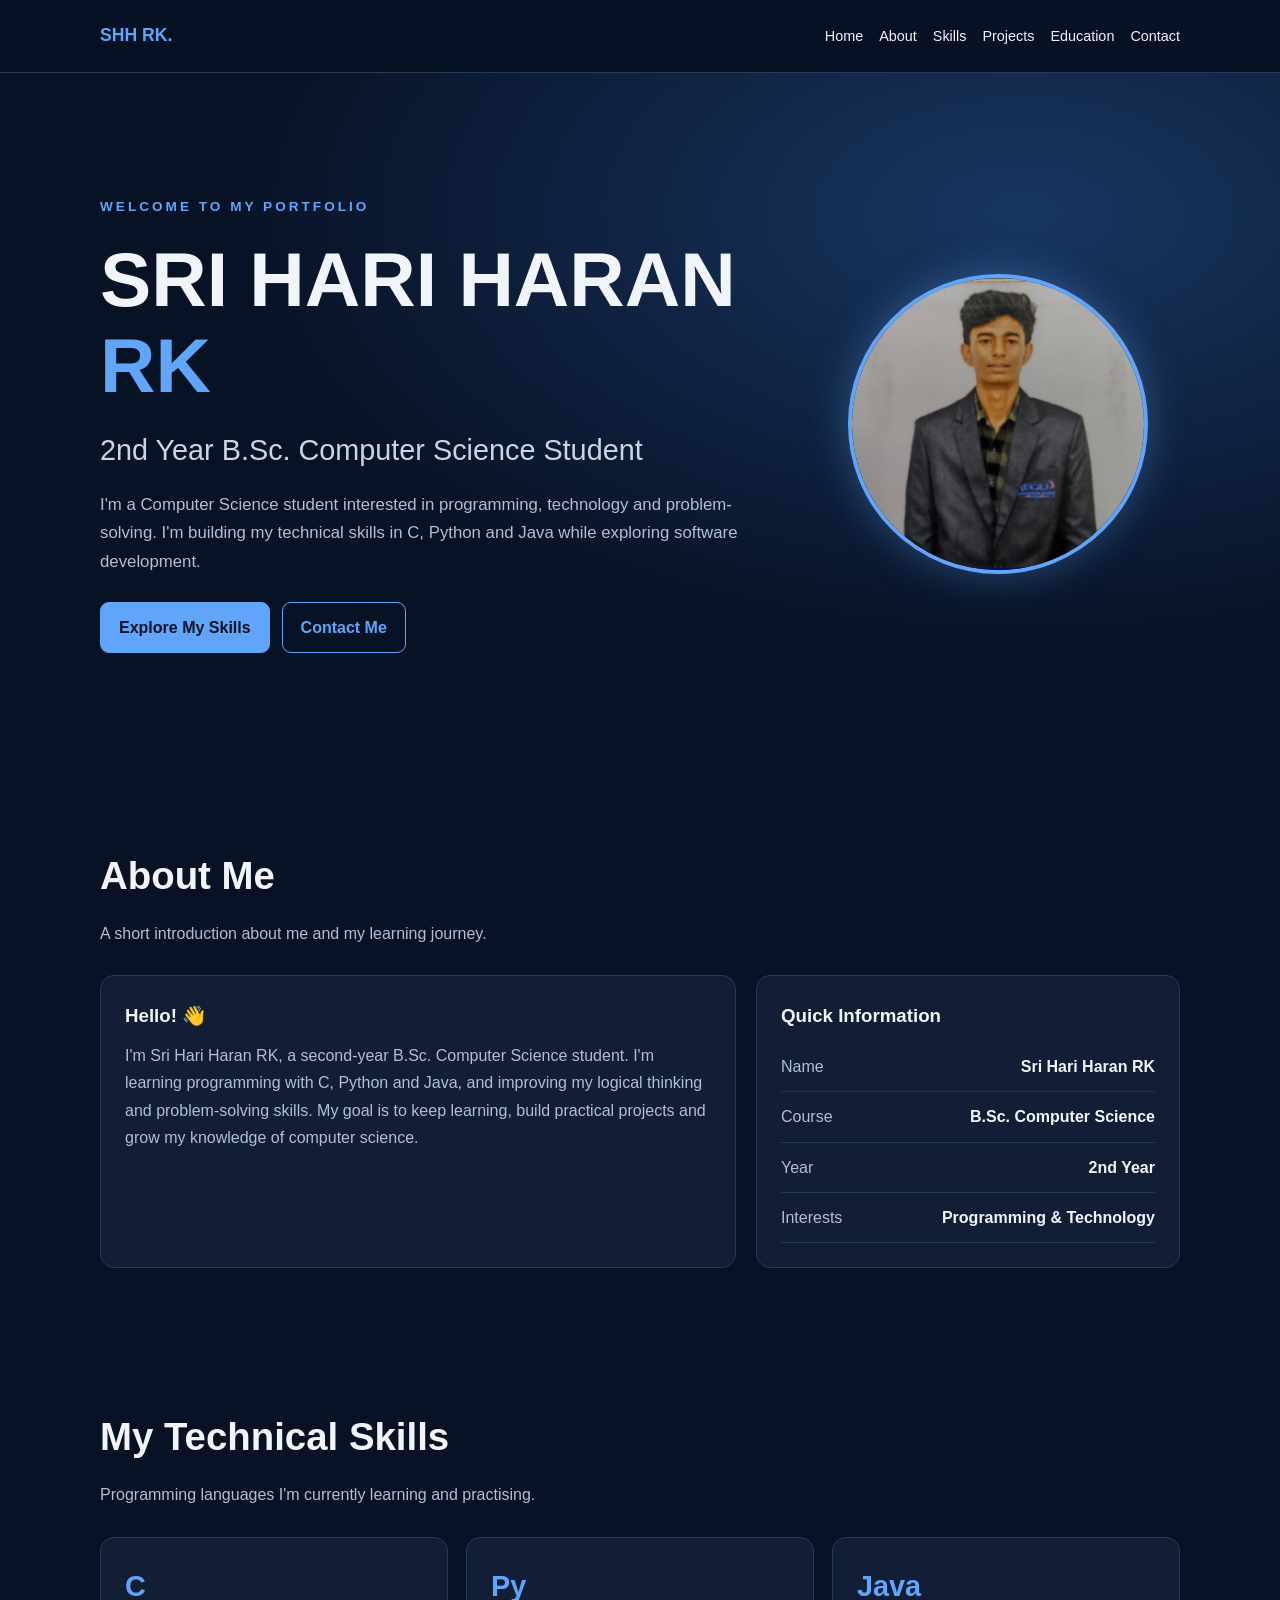
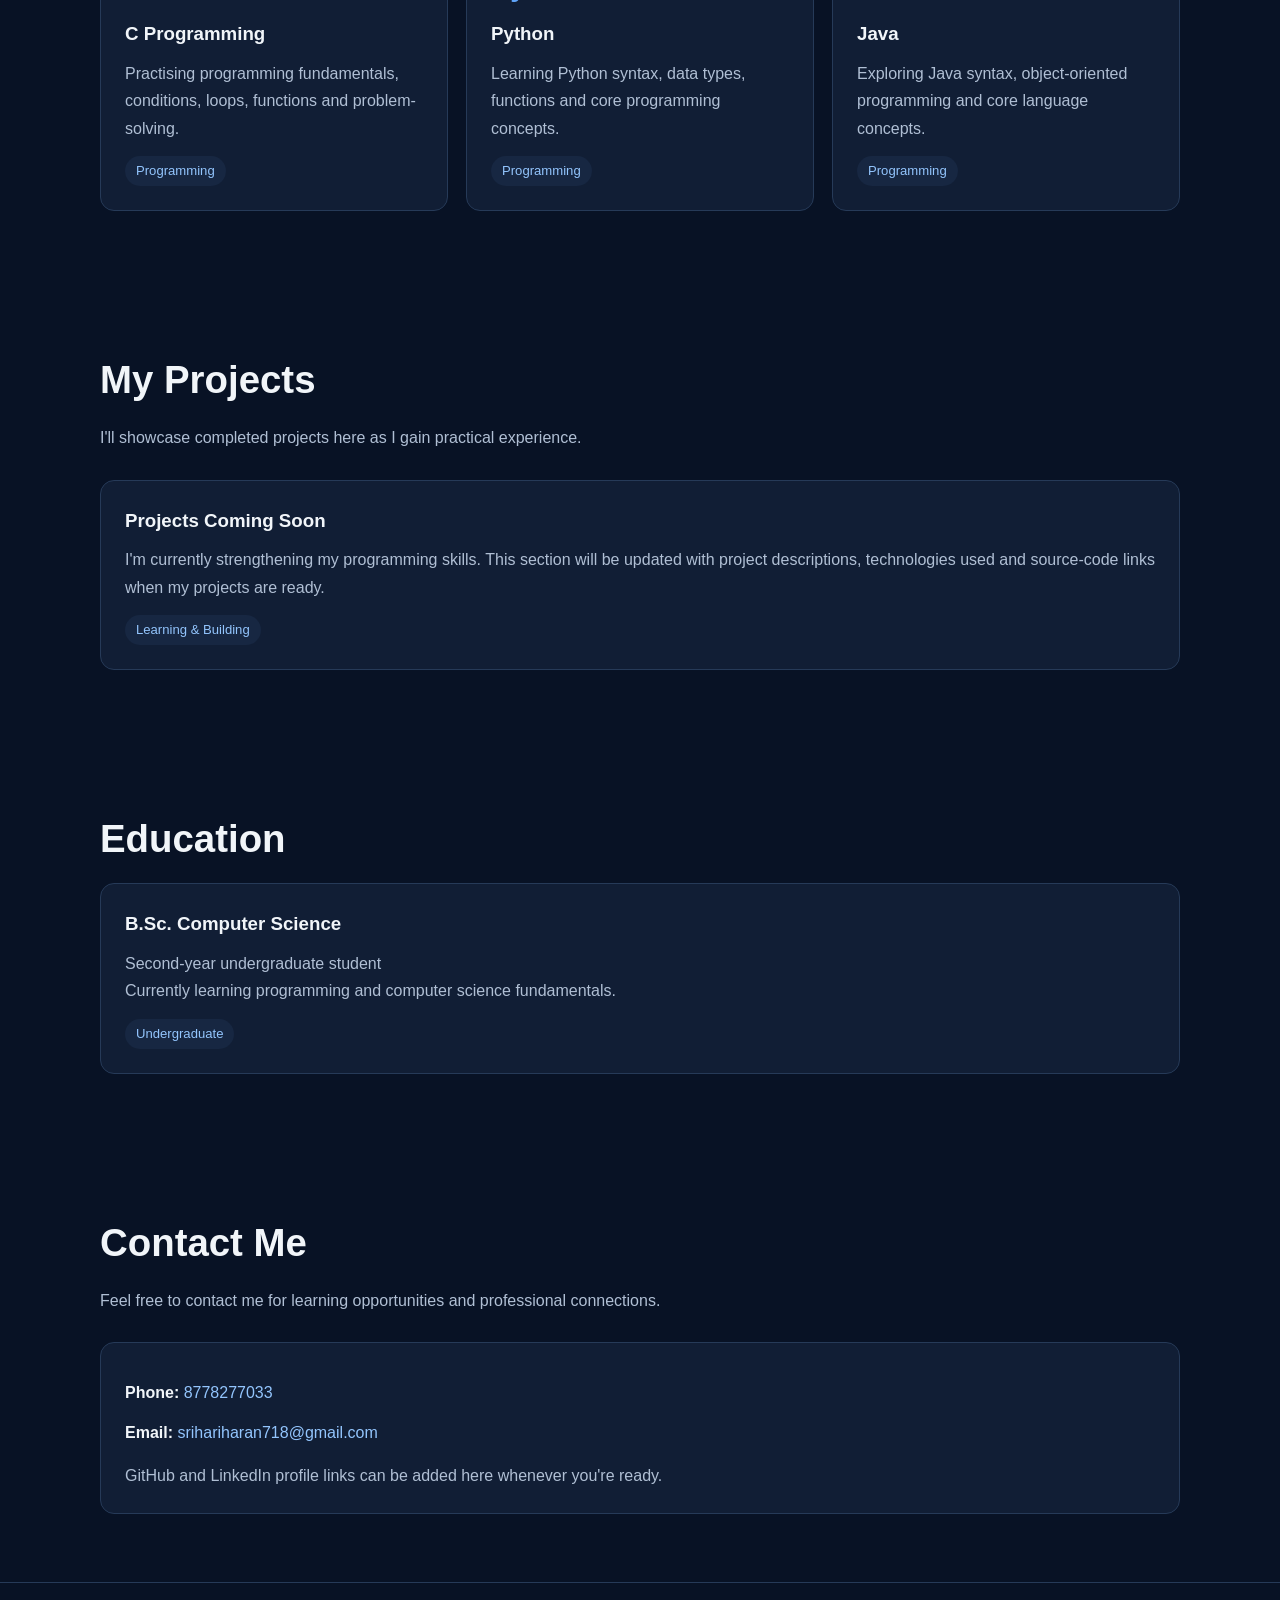
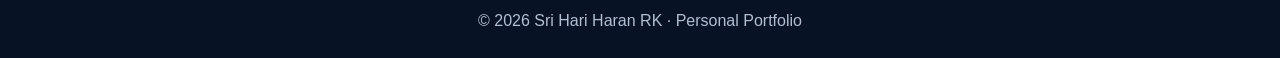
<file: index.html>
<!DOCTYPE html>
<html lang="en">
<head>
  <meta charset="UTF-8">
  <meta name="viewport" content="width=device-width, initial-scale=1.0">
  <meta name="theme-color" content="#081225">
  <meta name="description" content="Sri Hari Haran RK - B.Sc. Computer Science Student Portfolio">
  <title>Sri Hari Haran RK | Portfolio</title>
  <link rel="stylesheet" href="style.css">

</head>
<body>
  <header>
    <nav class="container" aria-label="Main navigation">
      <a class="logo" href="#home">SHH RK.</a>
      <ul class="nav-links">
        <li><a href="#home">Home</a></li>
        <li><a href="#about">About</a></li>
        <li><a href="#skills">Skills</a></li>
        <li><a href="#projects">Projects</a></li>
        <li><a href="#education">Education</a></li>
        <li><a href="#contact">Contact</a></li>
      </ul>
    </nav>
  </header>

  <main>
    <section class="hero" id="home">
      <div class="container hero-layout">
        <div class="hero-text">
        <p class="eyebrow">WELCOME TO MY PORTFOLIO</p>
        <h1>SRI HARI HARAN <span>RK</span></h1>
        <h2>2nd Year B.Sc. Computer Science Student</h2>
        <p class="intro">
          I'm a Computer Science student interested in programming,
          technology and problem-solving. I'm building my technical
          skills in C, Python and Java while exploring software development.
        </p>
        <div class="buttons">
          <a class="btn primary" href="#skills">Explore My Skills</a>
          <a class="btn" href="#contact">Contact Me</a>
        </div>
        </div>
        <img class="profile-photo" src="profile.jpg" alt="Sri Hari Haran RK">
      </div>
    </section>

    <section id="about">
      <div class="container">
        <h2 class="section-title">About Me</h2>
        <p class="section-description">A short introduction about me and my learning journey.</p>
        <div class="about-layout">
          <article class="card">
            <h3>Hello! 👋</h3>
            <p>
              I'm Sri Hari Haran RK, a second-year B.Sc. Computer Science
              student. I'm learning programming with C, Python and Java,
              and improving my logical thinking and problem-solving skills.
              My goal is to keep learning, build practical projects and
              grow my knowledge of computer science.
            </p>
          </article>
          <div class="card">
            <h3>Quick Information</h3>
            <div class="info-row"><span>Name</span><strong>Sri Hari Haran RK</strong></div>
            <div class="info-row"><span>Course</span><strong>B.Sc. Computer Science</strong></div>
            <div class="info-row"><span>Year</span><strong>2nd Year</strong></div>
            <div class="info-row"><span>Interests</span><strong>Programming & Technology</strong></div>
          </div>
        </div>
      </div>
    </section>

    <section id="skills">
      <div class="container">
        <h2 class="section-title">My Technical Skills</h2>
        <p class="section-description">Programming languages I'm currently learning and practising.</p>
        <div class="grid">
          <article class="card">
            <div class="skill-icon">C</div>
            <h3>C Programming</h3>
            <p>Practising programming fundamentals, conditions, loops, functions and problem-solving.</p>
            <span class="tag">Programming</span>
          </article>
          <article class="card">
            <div class="skill-icon">Py</div>
            <h3>Python</h3>
            <p>Learning Python syntax, data types, functions and core programming concepts.</p>
            <span class="tag">Programming</span>
          </article>
          <article class="card">
            <div class="skill-icon">Java</div>
            <h3>Java</h3>
            <p>Exploring Java syntax, object-oriented programming and core language concepts.</p>
            <span class="tag">Programming</span>
          </article>
        </div>
      </div>
    </section>

    <section id="projects">
      <div class="container">
        <h2 class="section-title">My Projects</h2>
        <p class="section-description">I'll showcase completed projects here as I gain practical experience.</p>
        <article class="card">
          <h3>Projects Coming Soon</h3>
          <p>
            I'm currently strengthening my programming skills. This section
            will be updated with project descriptions, technologies used and
            source-code links when my projects are ready.
          </p>
          <span class="tag">Learning & Building</span>
        </article>
      </div>
    </section>

    <section id="education">
      <div class="container">
        <h2 class="section-title">Education</h2>
        <article class="card">
          <h3>B.Sc. Computer Science</h3>
          <p>Second-year undergraduate student</p>
          <p>Currently learning programming and computer science fundamentals.</p>
          <span class="tag">Undergraduate</span>
        </article>
      </div>
    </section>

    <section id="contact">
      <div class="container">
        <h2 class="section-title">Contact Me</h2>
        <p class="section-description">Feel free to contact me for learning opportunities and professional connections.</p>
        <div class="card">
          <div class="contact-item">
            <strong>Phone:</strong>
            <a class="contact-link" href="tel:+918778277033">8778277033</a>
          </div>
          <div class="contact-item">
            <strong>Email:</strong>
            <a class="contact-link" href="mailto:srihariharan718@gmail.com">srihariharan718@gmail.com</a>
          </div>
          <p style="margin-top: 16px;">
            GitHub and LinkedIn profile links can be added here whenever you're ready.
          </p>
        </div>
      </div>
    </section>
  </main>

  <footer>
    <div class="container">© <span id="year"></span> Sri Hari Haran RK · Personal Portfolio</div>
  </footer>

  <script src="script.js"></script>
</body>
</html>
</file>
<file: style.css>
:root {
      --bg: #081225;
      --panel: #111e35;
      --blue: #60a5fa;
      --text: #f1f5f9;
      --muted: #b0bfd4;
      --border: #263a58;
    }
    * { box-sizing: border-box; margin: 0; padding: 0; }
    html { scroll-behavior: smooth; scroll-padding-top: 90px; }
    body {
      font-family: Arial, Helvetica, sans-serif;
      background: var(--bg);
      color: var(--text);
      line-height: 1.7;
    }
    a { color: inherit; text-decoration: none; }
    .container { width: min(1080px, 90%); margin: auto; }
    header {
      position: sticky; top: 0; z-index: 10;
      background: rgba(8, 18, 37, .97);
      border-bottom: 1px solid var(--border);
    }
    nav {
      min-height: 72px; display: flex; align-items: center;
      justify-content: space-between; gap: 18px; padding: 12px 0;
    }
    .logo { color: var(--blue); font-size: 1.1rem; font-weight: 800; }
    .nav-links {
      display: flex; flex-wrap: wrap; gap: 16px;
      list-style: none; font-size: .9rem;
    }
    .nav-links a:hover, .nav-links a:focus { color: var(--blue); }
    .hero {
      min-height: 78vh; display: flex; align-items: center; padding: 85px 0;
      background: radial-gradient(ellipse at 80% 20%, #183661 0%, transparent 55%);
    }
    .hero-layout { display: grid; grid-template-columns: 1.3fr .7fr; gap: 40px; align-items: center; }
    .profile-photo {
      width: min(300px, 100%); aspect-ratio: 1; justify-self: center;
      object-fit: cover; object-position: center top; border-radius: 50%;
      border: 4px solid var(--blue); box-shadow: 0 0 40px rgba(96, 165, 250, .35);
    }
    .eyebrow { color: var(--blue); font-weight: 700; letter-spacing: 3px; font-size: .85rem; }
    h1 {
      font-size: clamp(2.5rem, 7vw, 4.8rem); line-height: 1.12;
      margin: 18px 0; overflow-wrap: anywhere;
    }
    h1 span { color: var(--blue); }
    .hero h2 { color: #cbd5e1; font-size: clamp(1.15rem, 3vw, 1.8rem); font-weight: 500; }
    .intro { color: var(--muted); max-width: 650px; margin-top: 16px; font-size: 1.05rem; }
    .buttons { display: flex; flex-wrap: wrap; gap: 12px; margin-top: 26px; }
    .btn {
      display: inline-block; padding: 11px 18px; border-radius: 9px;
      border: 1px solid var(--blue); color: var(--blue); font-weight: 700;
      transition: transform .2s, background .2s;
    }
    .btn:hover { transform: translateY(-2px); }
    .primary { background: var(--blue); color: #081225; }
    section { padding: 68px 0; }
    .section-title { font-size: clamp(1.8rem, 4vw, 2.4rem); margin-bottom: 12px; }
    .section-description { color: var(--muted); max-width: 700px; margin-bottom: 28px; }
    .grid { display: grid; grid-template-columns: repeat(3, minmax(0, 1fr)); gap: 18px; }
    .card {
      background: var(--panel); border: 1px solid var(--border);
      padding: 24px; border-radius: 14px; height: 100%; overflow-wrap: anywhere;
    }
    .card h3 { margin-bottom: 10px; }
    .card p { color: var(--muted); }
    .skill-icon { color: var(--blue); font-size: 1.8rem; font-weight: 800; margin-bottom: 8px; }
    .tag {
      display: inline-block; margin-top: 14px; padding: 4px 11px;
      border-radius: 20px; background: #172742; color: #93c5fd; font-size: .82rem;
    }
    .about-layout { display: grid; grid-template-columns: 1.2fr .8fr; gap: 20px; }
    .info-row {
      display: flex; justify-content: space-between; flex-wrap: wrap; gap: 8px;
      padding: 11px 0; border-bottom: 1px solid var(--border);
    }
    .info-row span { color: var(--muted); }
    .contact-link { color: #93c5fd; overflow-wrap: anywhere; }
    .contact-item { margin: 12px 0; }
    footer { text-align: center; padding: 24px; color: var(--muted); border-top: 1px solid var(--border); }
    :focus-visible { outline: 2px solid var(--blue); outline-offset: 4px; }
    @media (max-width: 720px) {
      nav { align-items: flex-start; flex-direction: column; }
      .nav-links { gap: 10px 15px; }
      .grid, .about-layout { grid-template-columns: 1fr; }
      .hero { min-height: 65vh; padding: 62px 0; }
      .hero-layout { grid-template-columns: 1fr; }
      .profile-photo { order: -1; width: 200px; justify-self: start; }
      section { padding: 50px 0; }
    }
    @media (prefers-reduced-motion: reduce) {
      html { scroll-behavior: auto; }
      * { transition: none !important; }
    }
</file>
